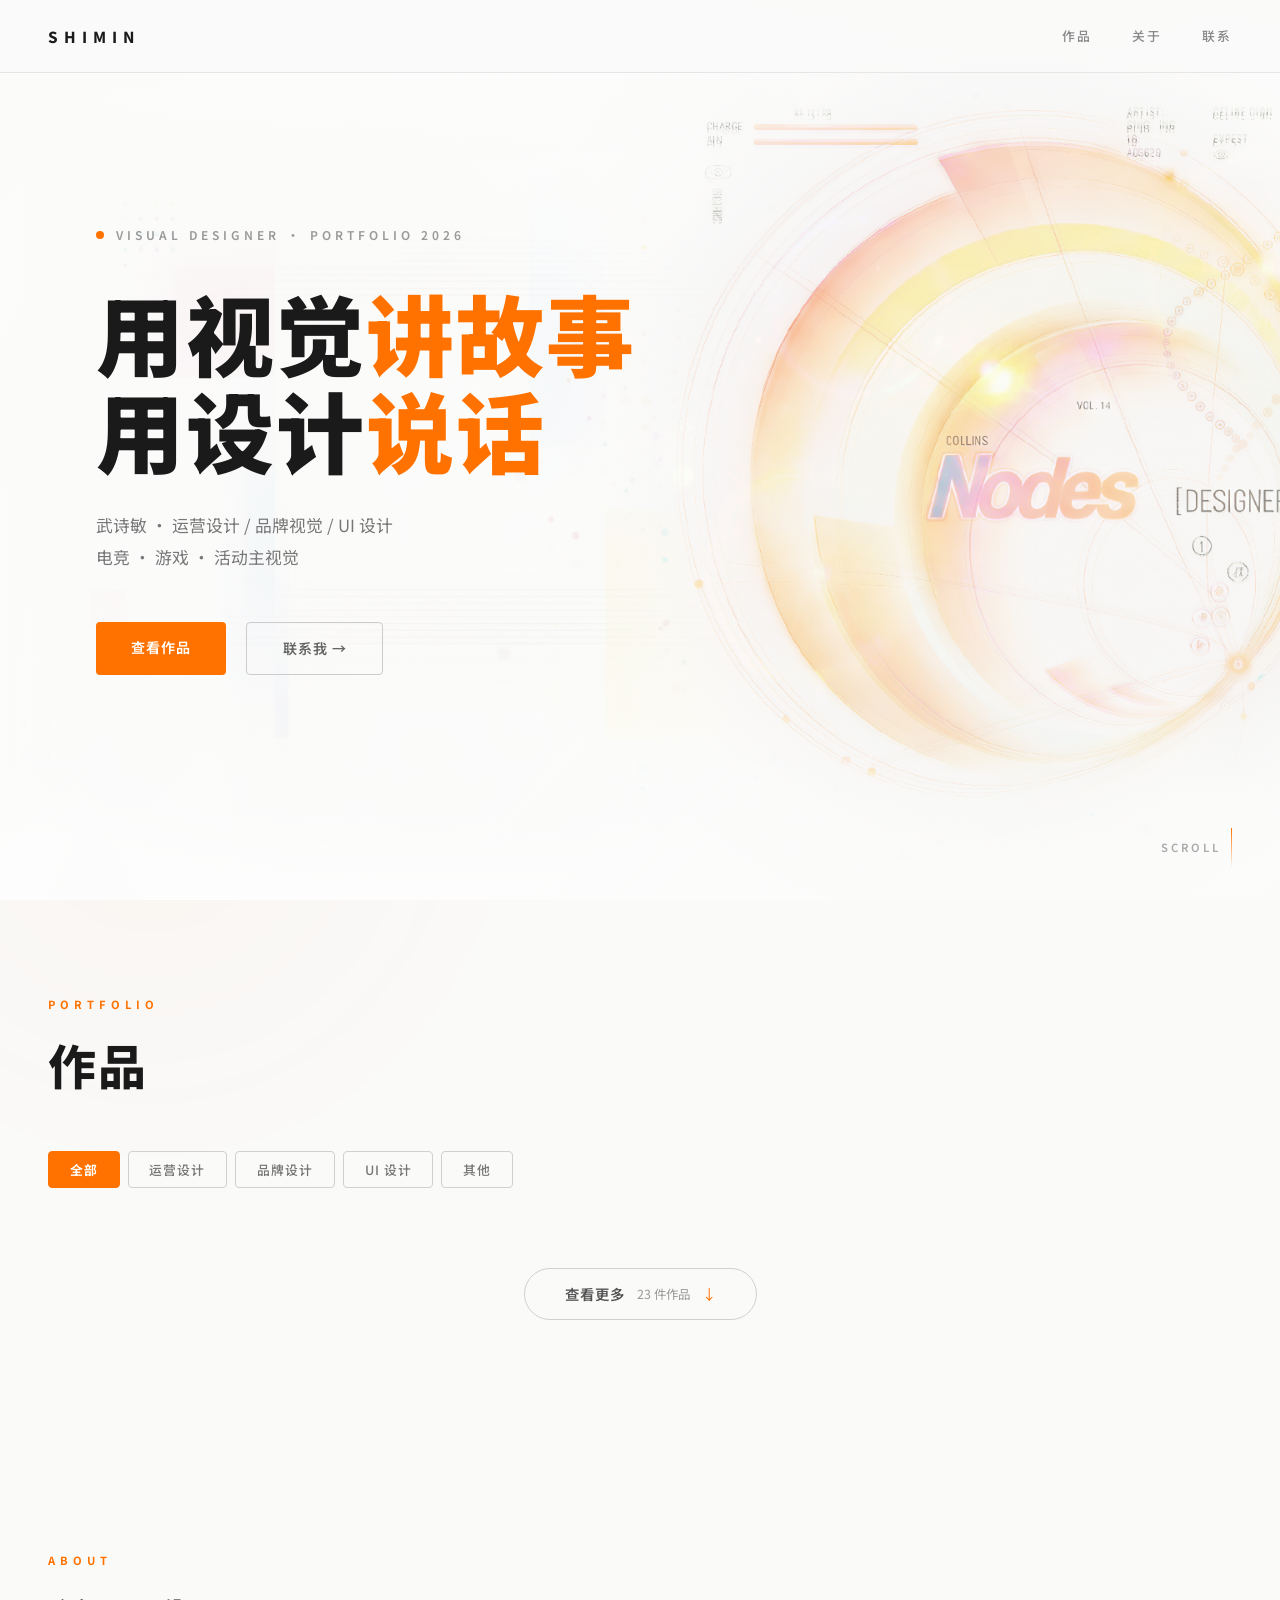
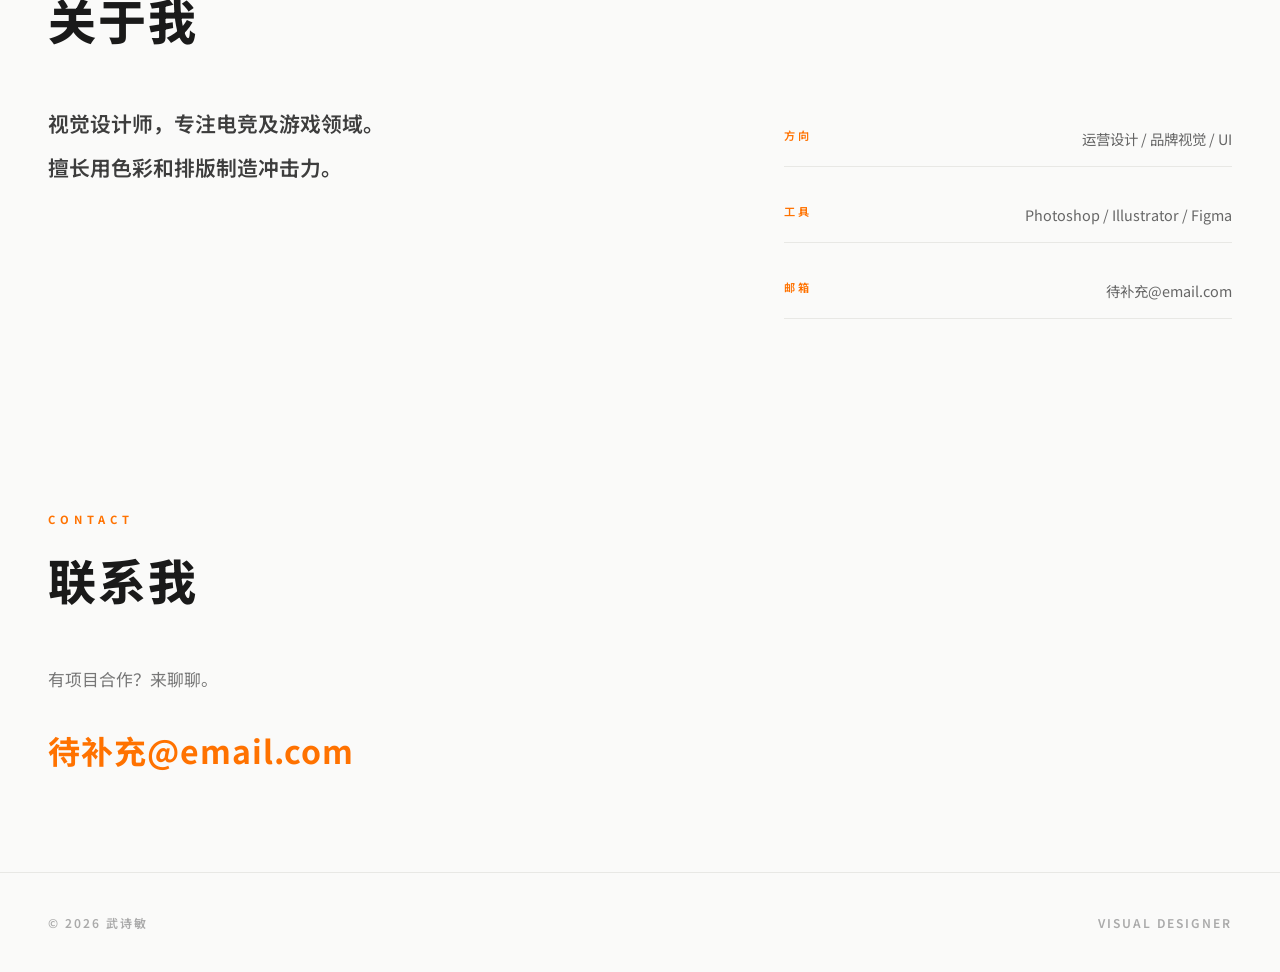
<file: index.html>
<!DOCTYPE html>
<html lang="zh-CN">
<head>
    <meta charset="UTF-8">
    <meta name="viewport" content="width=device-width, initial-scale=1.0">
    <title>武诗敏 · 视觉设计师</title>
    <link rel="stylesheet" href="css/style.css">
    <link rel="preconnect" href="https://fonts.googleapis.com">
    <link href="https://fonts.googleapis.com/css2?family=Noto+Sans+SC:wght@300;400;500;700;900&display=swap" rel="stylesheet">
</head>
<body>
    <!-- 装饰背景 -->
    <div class="bg-glow bg-glow-1"></div>
    <div class="bg-glow bg-glow-2"></div>

    <nav class="nav" id="nav">
        <div class="nav-inner">
            <a href="#hero" class="nav-logo">SHIMIN</a>
            <div class="nav-links">
                <a href="#works">作品</a>
                <a href="#about">关于</a>
                <a href="#contact">联系</a>
            </div>
            <button class="nav-toggle" id="navToggle">☰</button>
        </div>
    </nav>

    <section class="hero" id="hero">
        <div class="hero-content">
            <div class="hero-label">
                <span class="hero-dot"></span>
                VISUAL DESIGNER · PORTFOLIO 2026
            </div>
            <h1 class="hero-title">
                用视觉<span class="accent">讲故事</span><br>
                用设计<span class="accent">说话</span>
            </h1>
            <p class="hero-desc">
                武诗敏 · 运营设计 / 品牌视觉 / UI 设计<br>
                电竞 · 游戏 · 活动主视觉
            </p>
            <div class="hero-actions">
                <a href="#works" class="btn btn-accent">查看作品</a>
                <a href="#contact" class="btn btn-ghost">联系我 →</a>
            </div>
        </div>
        <div class="hero-visual" id="heroVisual">
            <img src="首屏.png" alt="" class="hero-image" id="heroImage" aria-hidden="true">
        </div>
        <div class="hero-scroll">
            <span>SCROLL</span>
            <span class="hero-scroll-line"></span>
        </div>
    </section>

    <section class="works" id="works">
        <div class="section-header">
            <span class="section-tag">PORTFOLIO</span>
            <h2 class="section-title">作品</h2>
        </div>
        <div class="works-filter" id="worksFilter">
            <button class="filter-btn active" data-cat="all">全部</button>
            <button class="filter-btn" data-cat="ops">运营设计</button>
            <button class="filter-btn" data-cat="brand">品牌设计</button>
            <button class="filter-btn" data-cat="ui">UI 设计</button>
            <button class="filter-btn" data-cat="other">其他</button>
        </div>
        <div class="works-grid" id="worksGrid"></div>
    </section>

    <section class="about" id="about">
        <div class="section-header">
            <span class="section-tag">ABOUT</span>
            <h2 class="section-title">关于我</h2>
        </div>
        <div class="about-grid">
            <div class="about-big">
                <p>视觉设计师，专注电竞及游戏领域。</p>
                <p>擅长用色彩和排版制造冲击力。</p>
            </div>
            <div class="about-info">
                <div class="info-row">
                    <span class="info-label">方向</span>
                    <span class="info-val">运营设计 / 品牌视觉 / UI</span>
                </div>
                <div class="info-row">
                    <span class="info-label">工具</span>
                    <span class="info-val">Photoshop / Illustrator / Figma</span>
                </div>
                <div class="info-row">
                    <span class="info-label">邮箱</span>
                    <span class="info-val">待补充@email.com</span>
                </div>
            </div>
        </div>
    </section>

    <section class="contact" id="contact">
        <div class="section-header">
            <span class="section-tag">CONTACT</span>
            <h2 class="section-title">联系我</h2>
        </div>
        <p class="contact-desc">有项目合作？来聊聊。</p>
        <a href="mailto:待补充@email.com" class="contact-link">待补充@email.com</a>
    </section>

    <footer class="footer">
        <div class="footer-inner">
            <p>© 2026 武诗敏</p>
            <p>VISUAL DESIGNER</p>
        </div>
    </footer>

    <script src="js/main.js"></script>
</body>
</html>
</file>
<file: css/style.css>
/* === Reset & Base === */
*, *::before, *::after { box-sizing: border-box; margin: 0; padding: 0; }
html { scroll-behavior: smooth; }
body {
    font-family: 'Noto Sans SC', -apple-system, BlinkMacSystemFont, sans-serif;
    background: #fafaf9;
    color: #3d3d3d;
    line-height: 1.6;
    -webkit-font-smoothing: antialiased;
    overflow-x: hidden;
}
a { color: inherit; text-decoration: none; }
img { max-width: 100%; display: block; }

/* === BG Glow === */
.bg-glow {
    position: fixed; pointer-events: none; z-index: 0;
    border-radius: 50%; filter: blur(120px); opacity: 0.3;
}
.bg-glow-1 { width: 600px; height: 600px; background: #ff720033; top: -200px; right: -200px; }
.bg-glow-2 { width: 500px; height: 500px; background: #ff72001a; bottom: -150px; left: -100px; }

/* === Nav === */
.nav {
    position: fixed; top: 0; left: 0; right: 0; z-index: 1000;
    background: rgba(250,250,249,0.85); backdrop-filter: blur(16px);
    border-bottom: 1px solid rgba(0,0,0,0.08);
}
.nav-inner {
    max-width: 1400px; margin: 0 auto; padding: 0 3rem;
    display: flex; align-items: center; justify-content: space-between; height: 72px;
}
.nav-logo { font-size: 0.95rem; font-weight: 800; letter-spacing: 6px; color: #1a1a1a; }
.nav-links { display: flex; gap: 2.5rem; }
.nav-links a { font-size: 0.8rem; font-weight: 500; color: #888; letter-spacing: 2px; transition: color 0.2s; }
.nav-links a:hover { color: #ff7200; }
.nav-toggle { display: none; background: none; border: none; color: #1a1a1a; font-size: 1.4rem; cursor: pointer; }

/* === Hero === */
.hero {
    position: relative; z-index: 1;
    min-height: 100vh; display: flex; align-items: center;
    overflow: hidden;
}
.hero-visual {
    position: absolute; inset: 0; z-index: 0;
}
.hero-visual::after {
    content: '';
    position: absolute; inset: 0;
    background: linear-gradient(135deg, rgba(250,250,249,0.7) 0%, rgba(250,250,249,0.35) 50%, rgba(250,250,249,0.55) 100%);
}
.hero-image {
    width: 100%; height: 100%; object-fit: cover;
    transition: transform 0.8s ease-out;
}
.hero-content {
    position: relative; z-index: 2;
    max-width: 1200px; margin: 0 auto; padding: 6rem 3rem;
    width: 100%;
}
.hero-label {
    font-size: 0.75rem; font-weight: 600; letter-spacing: 4px; color: #999;
    display: flex; align-items: center; gap: 0.75rem; margin-bottom: 2.5rem;
}
.hero-dot { display: block; width: 8px; height: 8px; background: #ff7200; border-radius: 50%; }
.hero-title {
    font-size: clamp(2.8rem, 7vw, 5.5rem); font-weight: 900; line-height: 1.1; letter-spacing: 2px;
    color: #1a1a1a; margin-bottom: 2rem;
}
.hero-title .accent { color: #ff7200; }
.hero-desc { font-size: 1.05rem; color: #777; line-height: 1.9; margin-bottom: 3rem; }
.hero-actions { display: flex; gap: 1.25rem; }

/* Buttons */
.btn { display: inline-block; padding: 0.9rem 2.2rem; font-size: 0.88rem; font-weight: 600; letter-spacing: 1px; transition: all 0.3s; border-radius: 4px; }
.btn-accent { background: #ff7200; color: #fff; }
.btn-accent:hover { background: #ff8533; transform: translateY(-2px); }
.btn-ghost { border: 1px solid #ccc; color: #666; }
.btn-ghost:hover { border-color: #ff7200; color: #ff7200; }

/* Hero scroll indicator */
.hero-scroll {
    position: absolute; bottom: 2rem; right: 3rem;
    display: flex; align-items: center; gap: 0.6rem;
    font-size: 0.7rem; font-weight: 600; letter-spacing: 3px; color: #aaa;
}
.hero-scroll-line {
    display: block; width: 1px; height: 40px; background: linear-gradient(to bottom, #ff7200, transparent);
}

/* === Section Common === */
section { position: relative; z-index: 1; padding: 6rem 3rem; max-width: 1400px; margin: 0 auto; }
.section-header { margin-bottom: 3rem; }
.section-tag {
    font-size: 0.7rem; font-weight: 700; letter-spacing: 5px; color: #ff7200; margin-bottom: 0.75rem; display: block;
}
.section-title { font-size: 3rem; font-weight: 800; color: #1a1a1a; letter-spacing: 2px; }

/* === Works === */
.works-filter { display: flex; gap: 0.5rem; margin-bottom: 2.5rem; flex-wrap: wrap; }
.filter-btn {
    background: transparent; border: 1px solid #d0d0d0; color: #777; padding: 0.5rem 1.3rem;
    font-size: 0.8rem; font-weight: 500; font-family: inherit; letter-spacing: 1px;
    cursor: pointer; transition: all 0.25s; border-radius: 4px;
}
.filter-btn:hover { border-color: #aaa; color: #333; }
.filter-btn.active { background: #ff7200; border-color: #ff7200; color: #fff; font-weight: 700; }

.works-grid { display: grid; grid-template-columns: repeat(2, 1fr); gap: 1rem; }
@media (min-width: 1100px) { .works-grid { grid-template-columns: repeat(3, 1fr); } }

.work-card {
    cursor: pointer; overflow: hidden;
    animation: fadeUp 0.6s ease both;
}
@keyframes fadeUp {
    from { opacity: 0; transform: translateY(30px); }
    to { opacity: 1; transform: translateY(0); }
}
.work-card-img {
    width: 100%; aspect-ratio: 4/3; overflow: hidden; background: #f0f0ee; border-radius: 6px;
}
.work-card-img img {
    width: 100%; height: 100%; object-fit: cover;
    transition: transform 0.6s cubic-bezier(0.25, 0.1, 0.25, 1), opacity 0.4s;
}
.work-card:hover .work-card-img img { transform: scale(1.05); opacity: 0.85; }
.work-card-info {
    padding: 0.8rem 0.1rem; display: flex; justify-content: space-between; align-items: center;
}
.work-card-tag { font-size: 0.78rem; font-weight: 500; color: #777; transition: color 0.3s; }
.work-card-page { font-size: 0.72rem; color: #999; }
.work-card:hover .work-card-tag { color: #ff7200; }

/* === Load More === */
.show-more-wrap { grid-column: 1 / -1; display: flex; justify-content: center; padding: 2.5rem 0; }
.show-more-btn {
    background: transparent; border: 1px solid #d0d0d0; border-radius: 100px;
    padding: 0.9rem 2.5rem; cursor: pointer; font-family: inherit;
    display: flex; align-items: center; gap: 0.75rem;
    transition: all 0.35s cubic-bezier(0.25, 0.1, 0.25, 1);
}
.show-more-btn:hover { border-color: #ff7200; background: rgba(255,114,0,0.08); }
.show-more-text { font-size: 0.9rem; font-weight: 600; color: #555; letter-spacing: 1px; }
.show-more-count { font-size: 0.78rem; color: #999; }
.show-more-arrow { font-size: 0.9rem; color: #ff7200; transition: transform 0.35s; }
.show-more-btn:hover .show-more-arrow { transform: translateY(3px); }
.show-more-wrap.expanding .show-more-btn { opacity: 0; transform: translateY(-10px); pointer-events: none; }
.work-card.expanded { animation: expandIn 0.5s ease both; }
@keyframes expandIn {
    from { opacity: 0; transform: translateY(20px) scale(0.95); }
    to { opacity: 1; transform: translateY(0) scale(1); }
}

/* === About === */
.about-grid { display: grid; grid-template-columns: 1.5fr 1fr; gap: 4rem; }
.about-big p { font-size: 1.3rem; font-weight: 600; color: #3d3d3d; line-height: 1.7; margin-bottom: 0.5rem; }
.about-info { display: flex; flex-direction: column; gap: 1.25rem; padding-top: 0.3rem; }
.info-row { padding: 1rem 0; border-bottom: 1px solid #e8e8e5; display: flex; justify-content: space-between; }
.info-label { font-size: 0.7rem; font-weight: 600; letter-spacing: 3px; color: #ff7200; text-transform: uppercase; }
.info-val { font-size: 0.9rem; color: #666; }

/* === Contact === */
.contact-desc { color: #777; margin-bottom: 2rem; font-size: 1.05rem; }
.contact-link {
    font-size: 2rem; font-weight: 700; color: #ff7200; letter-spacing: 1px;
    transition: color 0.3s; display: inline-block;
}
.contact-link:hover { color: #1a1a1a; }

/* === Footer === */
.footer { border-top: 1px solid #e8e8e5; padding: 2.5rem 3rem; max-width: 1400px; margin: 0 auto; position: relative; z-index: 1; }
.footer-inner { display: flex; justify-content: space-between; color: #aaa; font-size: 0.75rem; font-weight: 600; letter-spacing: 2px; }

/* === Lightbox === */
.lightbox {
    display: none; position: fixed; inset: 0; z-index: 9999;
    background: rgba(250,250,249,0.97); justify-content: center; align-items: center;
}
.lightbox.active { display: flex; }
.lightbox-content img { max-width: 88vw; max-height: 88vh; border-radius: 6px; object-fit: contain; }
.lightbox-close, .lightbox-prev, .lightbox-next {
    position: absolute; background: none; border: none; cursor: pointer; color: #aaa; z-index: 10; transition: color 0.2s;
}
.lightbox-close { top: 1.5rem; right: 2rem; font-size: 1.8rem; }
.lightbox-prev { left: 2rem; top: 50%; transform: translateY(-50%); font-size: 2.5rem; }
.lightbox-next { right: 2rem; top: 50%; transform: translateY(-50%); font-size: 2.5rem; }
.lightbox-prev:hover, .lightbox-next:hover, .lightbox-close:hover { color: #ff7200; }
.lightbox-counter { position: absolute; bottom: 2rem; left: 50%; transform: translateX(-50%); color: #999; font-size: 0.8rem; letter-spacing: 1px; }

/* === Responsive === */
@media (max-width: 768px) {
    .hero-content { padding: 6rem 1.5rem 4rem; }
    .hero-visual::after { background: linear-gradient(135deg, rgba(250,250,249,0.8) 0%, rgba(250,250,249,0.5) 50%, rgba(250,250,249,0.7) 100%); }
    .hero-title { font-size: 2.4rem; }
    .about-grid { grid-template-columns: 1fr; gap: 2rem; }
    .about-big p { font-size: 1.1rem; }
    .works-grid { grid-template-columns: 1fr; }
    section { padding: 4rem 1.5rem; }
    .section-title { font-size: 2.2rem; }
    .nav-inner { padding: 0 1.5rem; }
    .nav-links { display: none; }
    .nav-links.open { display: flex; flex-direction: column; position: absolute; top: 72px; left: 0; right: 0; background: #fafaf9; padding: 1.5rem; gap: 1.25rem; border-bottom: 1px solid #e8e8e5; }
    .nav-toggle { display: block; }
    .contact-link { font-size: 1.4rem; }
    .hero-scroll { display: none; }
}
</file>
